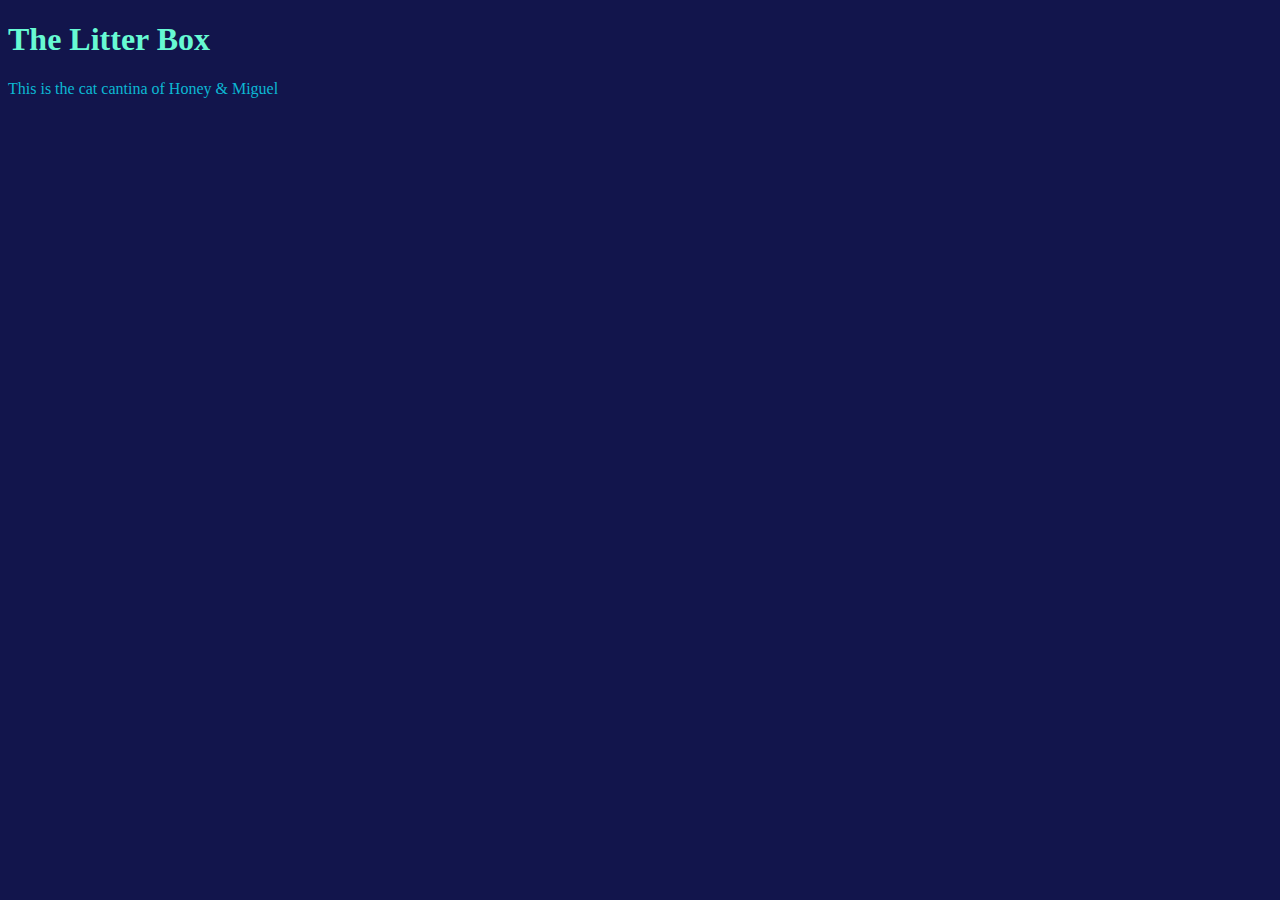
<file: unit_1/index.html>
<!DOCTYPE html>
<html>
<head>
	<title>The Litter Box</title>
	<link rel="stylesheet" type="text/css" href="css/style.css">
</head>
<body>
	<h1>The Litter Box</h1>
	<p>This is the cat cantina of Honey & Miguel</p>

</body>
</html>
</file>
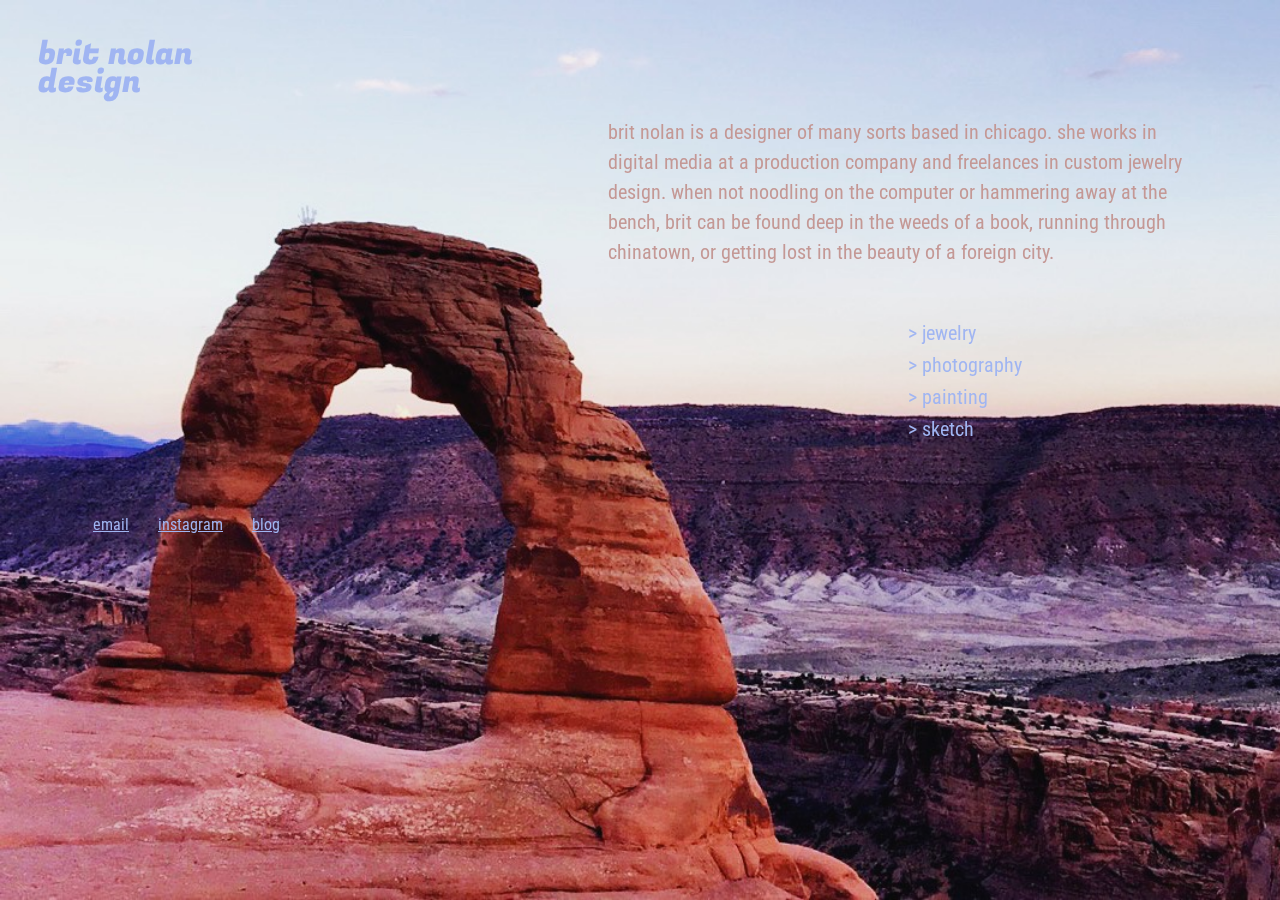
<file: unit_3/index.html>
<!DOCTYPE html>
<html>
	<head>
		<title>brit nolan design</title>

		<link rel="stylesheet" type="text/css" href="css/style.css">
	</head>

	<body>
		<img src="images/big_arch.jpg" id="bg" alt="Photo of the Big Arch in Utah" title="Big Arch">
		<header>
			<h1><a href="https://github.com/britnolan18/britnolan18.github.io/unit_4/index.html">brit nolan<br>
			design</a></h1>

			<nav></nav>
		</header>

		<main>
			<p>brit nolan is a designer of many sorts based in chicago. she works in digital media at a production company and freelances in custom jewelry design. when not noodling on the computer or hammering away at the bench, brit can be found deep in the weeds of a book, running through chinatown, or getting lost in the beauty of a foreign city.</p>
			<ul>
				<li><a href="#">&#62 jewelry</a></li>
				<li><a href="#">&#62 photography</a></li>
				<li><a href="#">&#62 painting</a></li>
				<li><a href="#">&#62 sketch</a></li>
			</ul>
		</main>

	<footer>
		<a href="mailto:britnolan18@gmail.com" id="email">email</a>
		<a href="#" id="instagram">instagram</a>
		<a href="#" id="blog">blog</a>
	</footer>
</body>
</html>
</file>
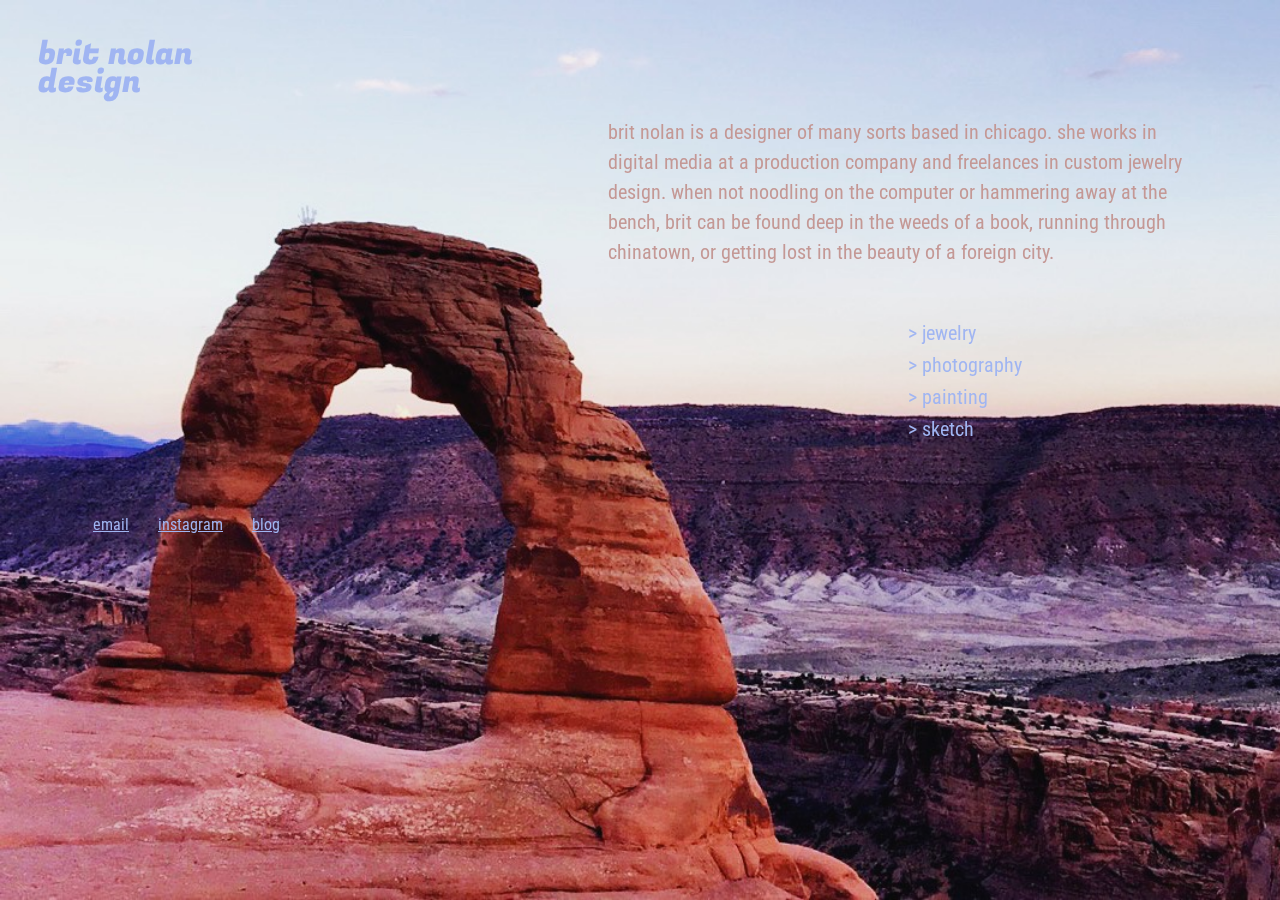
<file: unit_4/index.html>
<!DOCTYPE html>
<html>
	<head>
		<title>brit nolan design</title>

		<link rel="stylesheet" type="text/css" href="css/style.css">
	</head>

	<body>
		<img src="images/big_arch.jpg" id="bg" alt="Photo of the Big Arch in Utah" title="Big Arch">
		<header>
			<h1><a href="https://britnolan18.github.io/unit_4/index.html">brit nolan<br>
			design</a></h1>

			<nav></nav>
		</header>

		<main>
			<p>brit nolan is a designer of many sorts based in chicago. she works in digital media at a production company and freelances in custom jewelry design. when not noodling on the computer or hammering away at the bench, brit can be found deep in the weeds of a book, running through chinatown, or getting lost in the beauty of a foreign city.</p>
			<ul>
				<li><a href="#">&#62 jewelry</a></li>
				<li><a href="#">&#62 photography</a></li>
				<li><a href="#">&#62 painting</a></li>
				<li><a href="#">&#62 sketch</a></li>
			</ul>
		</main>

	<footer>
		<a href="mailto:britnolan18@gmail.com" id="email">email</a>
		<a href="#" id="instagram">instagram</a>
		<a href="#" id="blog">blog</a>
	</footer>
</body>
</html>
</file>
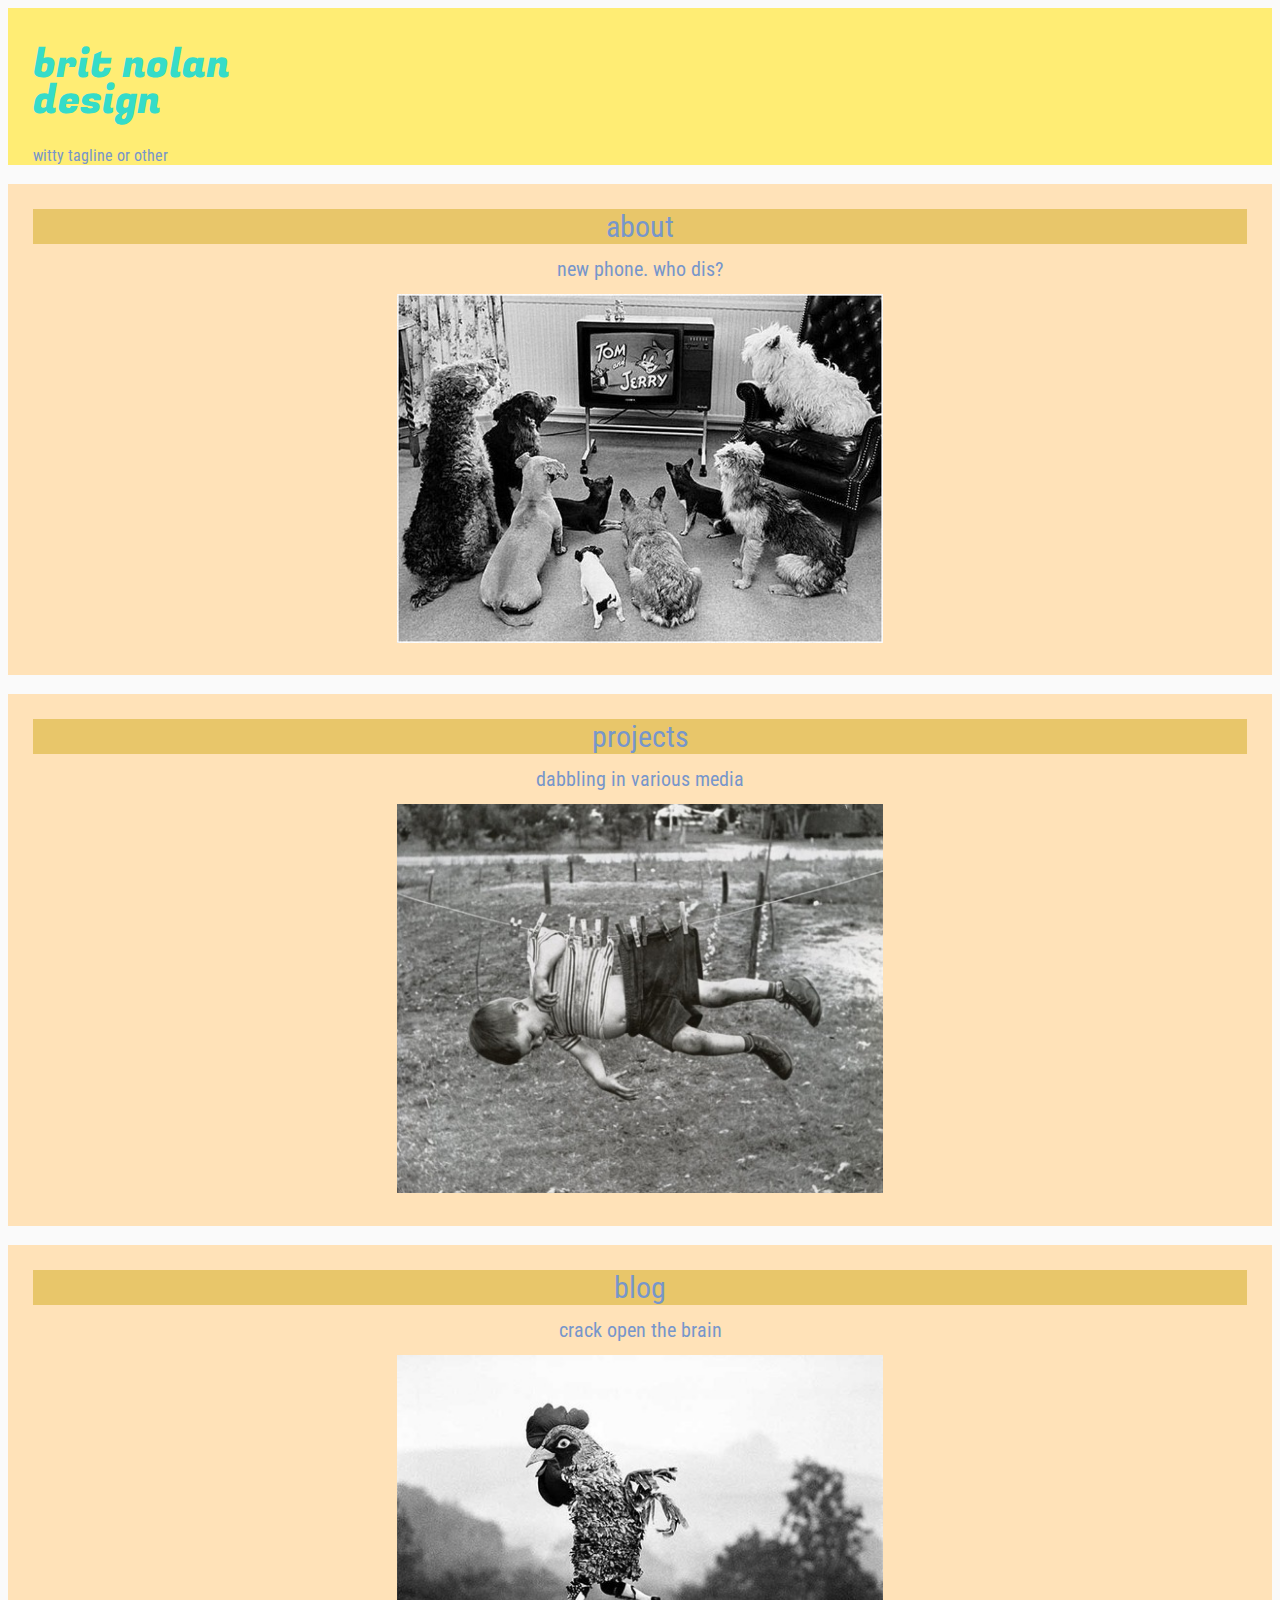
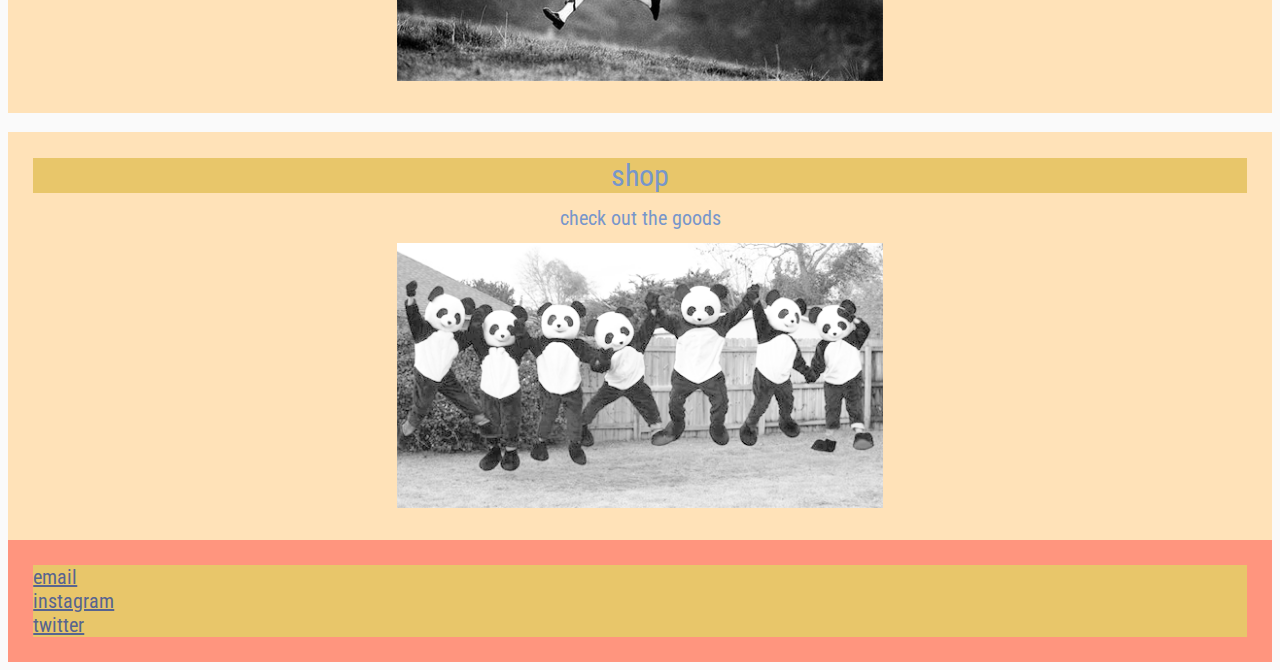
<file: unit_5/index.html>
<!DOCTYPE html>
<html>
	<head>
		<title>brit nolan design</title>

		<link rel="stylesheet" type="text/css" href="css/style.css">
	</head>

	<body>
		<header>
			<h1 id="logo">brit nolan<br>
			design</h1>

			<tagline>witty tagline or other</tagline>
		</header>
		<br>
		<section>
				<div id="about">
					<nav><a href="#">about</a></nav>
					<p>new phone. who dis?</p>
					<img src="images/dogs_watching_tv.jpg">

				</div>
				<br>
				<div id="projects">
					<nav><a href="#">projects</a></nav>
					<p>dabbling in various media</p>
					<img src="images/little_boy_hanging.jpg">
				</div>
				<br>
				<div id="blog">
					<nav><a href="#">blog</a></nav>
					<p>crack open the brain</p>
					<img src="images/rooster.jpg">
				</div>
				<br>
				<div id="shop">
					<nav><a href="#">shop</a></nav>
					<p>check out the goods</p>
					<img src="images/pandas.png">
				</div>
		</section>

		<footer>
			<nav><a href="mailto:britnolan18@gmail.com" id="email">email</a></nav>
			<nav><a href="#" id="instagram">instagram</a></nav>
			<nav><a href="#" id="twitter">twitter</a></nav>
		</footer>
</body>
</html>
</file>
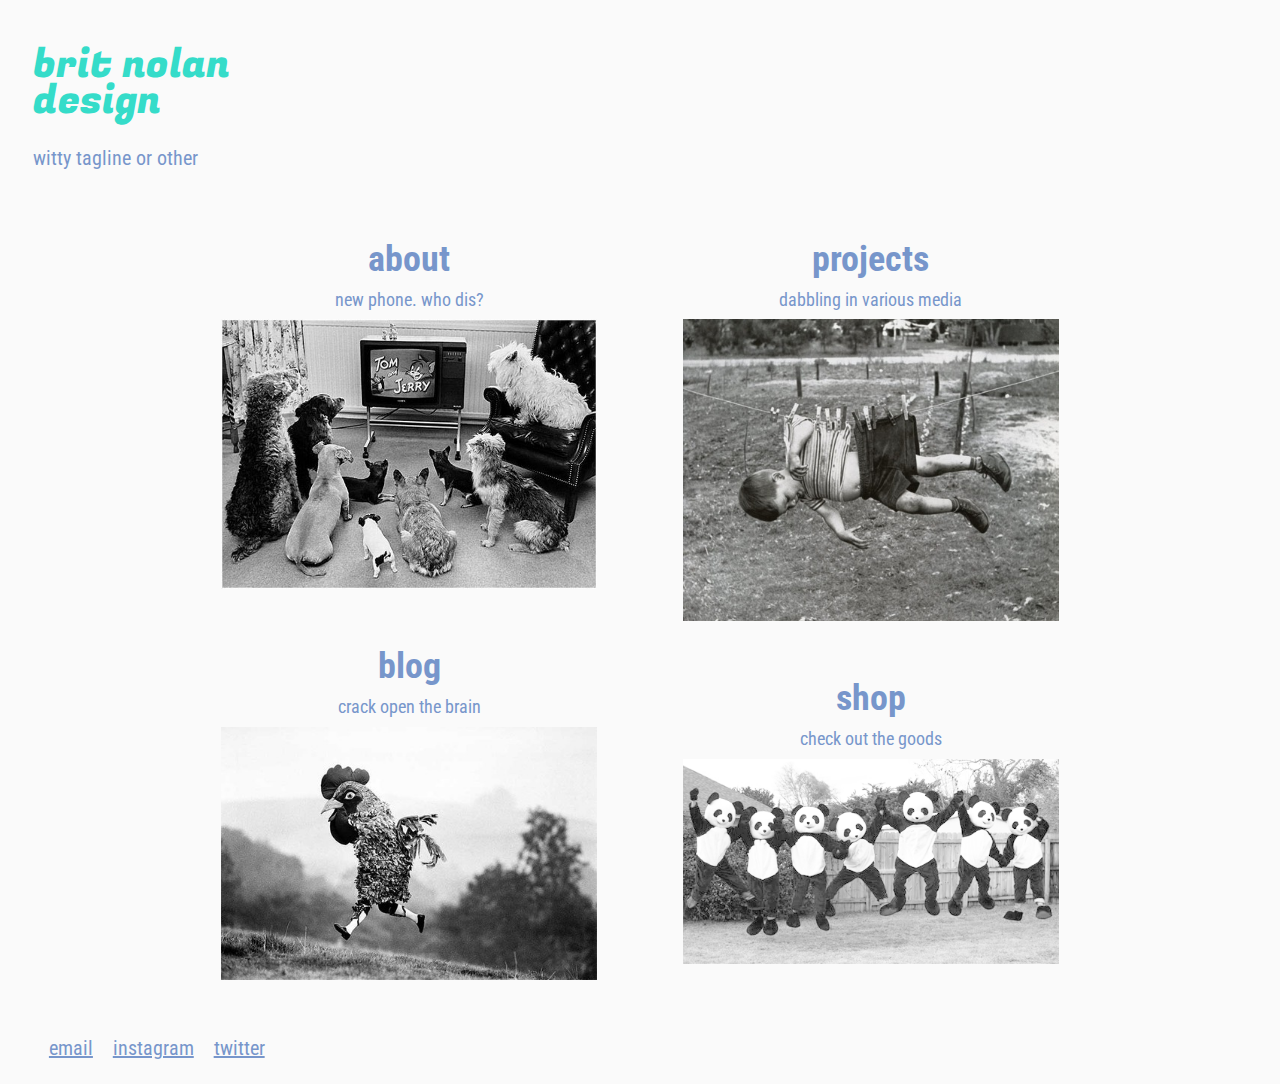
<file: unit_6/index.html>
<!DOCTYPE html>
<html>
	<head>
		<title>brit nolan design</title>

		<link rel="stylesheet" type="text/css" href="css/style.css">
	</head>

	<body>
		<header>
			<h1 id="logo">brit nolan<br>
			design</h1>

			<h3>witty tagline or other</h3>
		</header>

		<section id="two_column" class="clearfix">
				<div id="about">
					<a href="#">about</a>
					<p>new phone. who dis?</p>
					<img src="images/dogs_watching_tv.jpg">
				</div>
				<div id="projects">
					<a href="#">projects</a>
					<p>dabbling in various media</p>
					<img src="images/little_boy_hanging.jpg">
				</div>
				<div id="blog">
					<a href="#">blog</a>
					<p>crack open the brain</p>
					<img src="images/rooster.jpg">
				</div>
				<div id="shop">
					<a href="#">shop</a>
					<p>check out the goods</p>
					<img src="images/pandas.png">
				</div>
		</section>

		<footer>
			<nav>
				<a href="mailto:britnolan18@gmail.com" id="email">email</a>
				<a href="#" id="instagram">instagram</a>
				<a href="#" id="twitter">twitter</a>
			</nav>
		</footer>
</body>
</html>
</file>
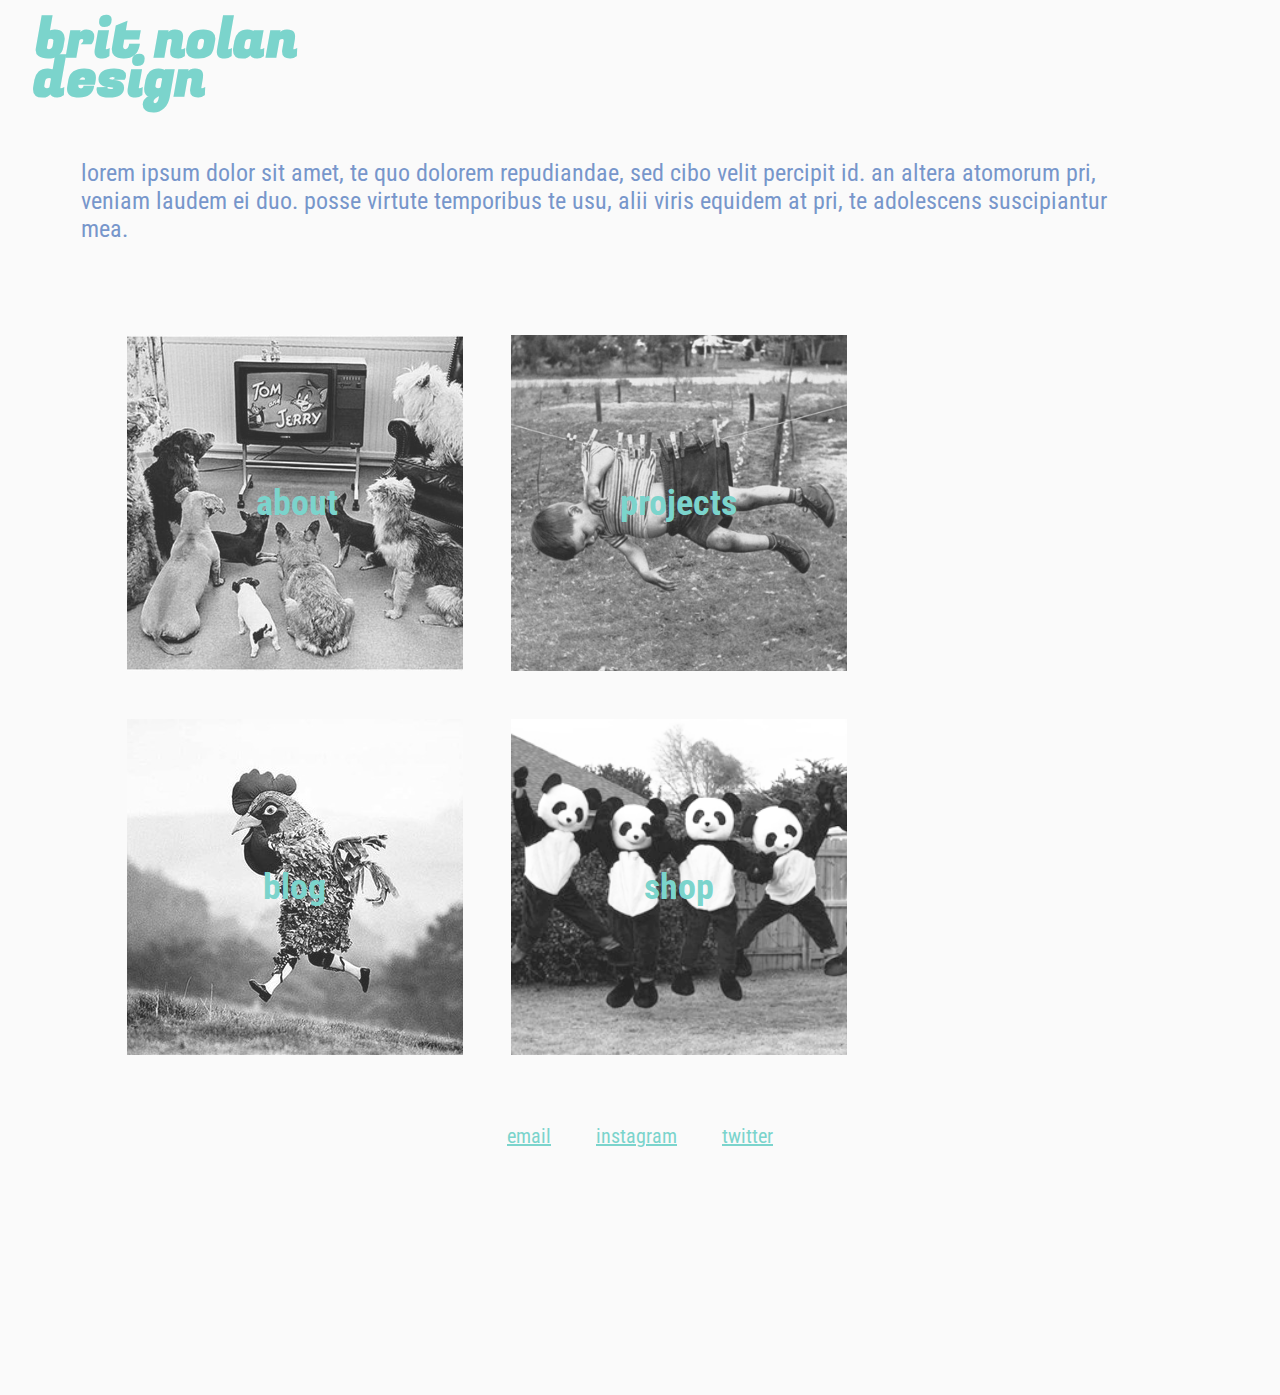
<file: unit_8/index.html>
<!DOCTYPE html>
<html>
	<head>
		<title>brit nolan design</title>

		<link rel="stylesheet" type="text/css" href="css/style.css">

		<meta name="viewport" content="width=device-width, initial-scale=1">
	</head>

	<body>
		<header>
			<div id="logo">
				<h1><a href="#">brit nolan<br>
				design</h1>
			</div>

			<h3>lorem ipsum dolor sit amet, te quo dolorem repudiandae, sed cibo velit percipit id. an altera atomorum pri, veniam laudem ei duo. posse virtute temporibus te usu, alii viris equidem at pri, te adolescens suscipiantur mea.</h3>
		</header>

		<section id="row1" class="clearfix">
				<div id="about">
					<a href="#">about</a>
				</div>
				<div id="projects">
					<a href="#">projects</a>
				</div>
		</section>
		<section id="row2" class="clearfix2">
				<div id="blog">
					<a href="#">blog</a>
				</div>
				<div id="shop">
					<a href="#">shop</a>
				</div>
		</section>

		<footer>
			<nav>
				<a href="mailto:britnolan18@gmail.com">email</a>
				<a href="#">instagram</a>
				<a href="#">twitter</a>
			</nav>
		</footer>
</body>
</html>
</file>
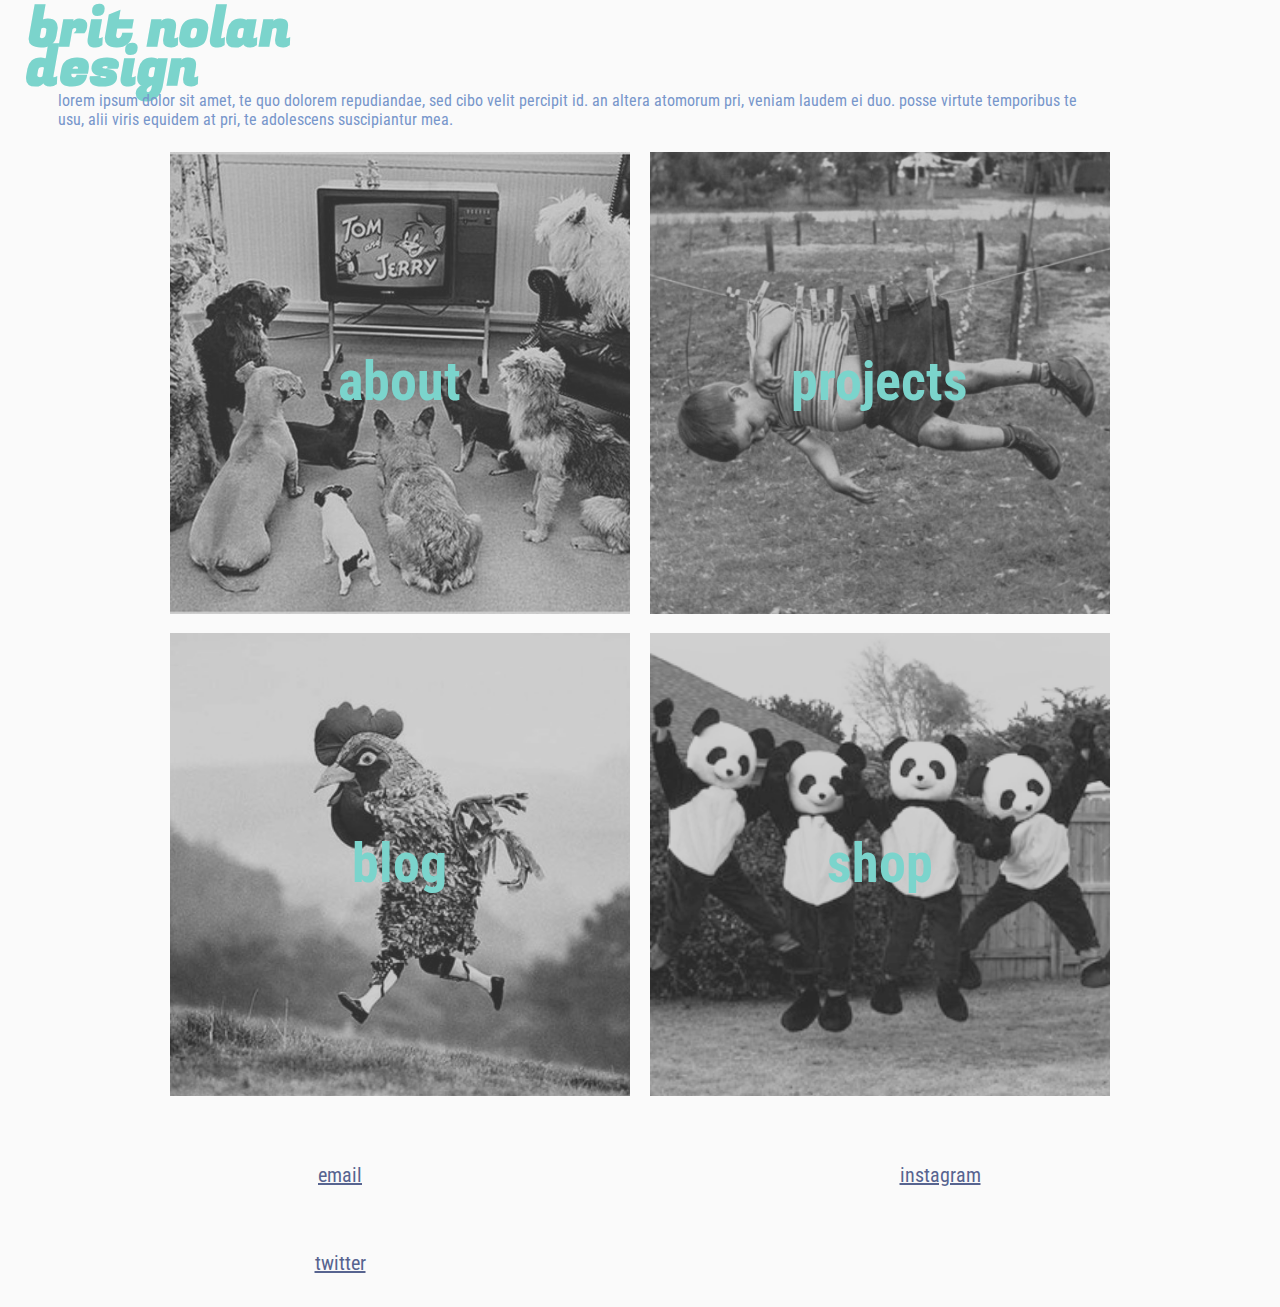
<file: unit_9/index.html>
<!DOCTYPE html>
<html>
	<head>
		<title>brit nolan design</title>

		<link rel="stylesheet" type="text/css" href="css/style.css">

		<meta name="viewport" content="width=device-width, initial-scale=1">
	</head>

	<body>
		<header>
			<div id="logo">
				<h1><a href="#">brit nolan<br>
					design</a></h1>
			</div>

			<h3>lorem ipsum dolor sit amet, te quo dolorem repudiandae, sed cibo velit percipit id. an altera atomorum pri, veniam laudem ei duo. posse virtute temporibus te usu, alii viris equidem at pri, te adolescens suscipiantur mea.</h3>
		</header>

		<nav class="clearfix">
				<a href="#" id="about">
					<p>about</p>
				</a>
				<a href="#" id="projects">
					<p>projects</p>
				</a>
				<a href="#" id="blog">
					<p>blog</p>
				</a>
				<a href="#" id="shop">
					<p>shop</p>
				</a>
		</nav>

		<footer>
			<nav>
				<a href="mailto:britnolan18@gmail.com">email</a>
				<a href="#">instagram</a>
				<a href="#">twitter</a>
			</nav>
		</footer>
</body>
</html>
</file>
<file: unit_1/css/style.css>
body {background-color: #12154C}

h1 {color: #67FAD3;}
p {color: #0CB8D3;}
</file>
<file: unit_3/css/style.css>
@import url('https://fonts.googleapis.com/css?family=Fugaz+One|Roboto+Condensed:300,400,700');

html{
	font-family: 'Roboto Condensed', Arial, sans-serif;
}

body{
	color: #C49895;
}

h1{
	font-family: 'Fugaz One', 'Arial', sans-serif;
	font-style: normal;
	font-weight: 200;
	line-height: 85%;
	padding-top: 20px;
	padding-left: 30px;
}

p{
	font-size: 20px;		/*20px = 1em*/
	line-height: 150%;
	padding-left: 600px;
	padding-right: 90px;
}

ul{
	color: #a0b5f2;
	font-size: 20px;
	line-height: 160%;
	list-style-type: none;
	padding-left: 900px;
	padding-right: 10px;
	padding-top: 30px;
}

a{
	color: #a0b5f2;
	text-decoration: none;
}

/* unvisited link */
a:link {
	color: #a0b5f2;
}

/* visited link */
a:visited {
	color: #74A7FF;
}

/* mouse over link */
a:hover {
	color: #7BD4CC;
}

/* selected link */
a:active {
	color: #74A7FF;
}

footer{
	font-size: 1em;
	padding-left: 85px;
	padding-top: 50px;
}

#bg {
	position: fixed; 
	top: 0; 
	left: 0; 
	/* Preserve aspect ratio */
	min-width: 100%;
	min-height: 100%;
	z-index: -1;
}

#email{
	color: #a0b5f2;
	padding-right: 25px;
	text-decoration: underline;
}

#instagram{
	color: #a0b5f2;
	padding-right: 25px;
	text-decoration: underline;
}

#blog{
	color: #a0b5f2;
	text-decoration: underline;
}
</file>
<file: unit_4/css/style.css>
@import url('https://fonts.googleapis.com/css?family=Fugaz+One|Roboto+Condensed:300,400,700');

html{
	font-family: 'Roboto Condensed', Arial, sans-serif;
}

body{
	color: #C49895;
}

h1{
	font-family: 'Fugaz One', 'Arial', sans-serif;
	font-style: normal;
	font-weight: 200;
	line-height: 85%;
	padding-top: 20px;
	padding-left: 30px;
}

p{
	font-size: 20px;		/*20px = 1em*/
	line-height: 150%;
	padding-left: 600px;
	padding-right: 90px;
}

ul{
	color: #a0b5f2;
	font-size: 20px;
	line-height: 160%;
	list-style-type: none;
	padding-left: 900px;
	padding-right: 10px;
	padding-top: 30px;
}

a{
	color: #a0b5f2;
	text-decoration: none;
}

/* unvisited link */
a:link {
	color: #a0b5f2;
}

/* visited link */
a:visited {
	color: #74A7FF;
}

/* mouse over link */
a:hover {
	color: #7BD4CC;
}

/* selected link */
a:active {
	color: #74A7FF;
}

footer{
	font-size: 1em;
	padding-left: 85px;
	padding-top: 50px;
}

#bg {
	position: fixed; 
	top: 0; 
	left: 0; 
	/* Preserve aspect ratio */
	min-width: 100%;
	min-height: 100%;
	z-index: -1;
}

#email{
	color: #a0b5f2;
	padding-right: 25px;
	text-decoration: underline;
}

#instagram{
	color: #a0b5f2;
	padding-right: 25px;
	text-decoration: underline;
}

#blog{
	color: #a0b5f2;
	text-decoration: underline;
}
</file>
<file: unit_5/css/style.css>
@import url('https://fonts.googleapis.com/css?family=Fugaz+One|Roboto+Condensed:300,400,700');


body{
	color: #7796CB;
	background: #FAFAFA;
	font-family: 'Roboto Condensed', Arial, sans-serif;
}

header{
	background-color: #FFED74;
	padding-top: 1%;
	padding-left: 2%;
}

h1{
	color: #35EDC9;
	font-family: 'Fugaz One', 'Arial', sans-serif;
	font-size: 40px;
	font-style: normal;
	font-weight: 200;
	line-height: 90%;
}

div{
	background-color: #FFE2B8;
}

img{
	height: 30%;
	width:40%;
}

p{
	font-size: 20px;	/*20px = 1em*/
	line-height: 50%;		
}

a{
	color: #7796CB;
	text-decoration: none;
}

/* unvisited link */
a:link {
	color: #7796CB;
}

/* visited link */
a:visited {
	color: #74A7FF;
}

/* mouse over link */
a:hover {
	color: #7BD4CC;
}

/* selected link */
a:active {
	color: #74A7FF;
}

footer{
	background-color: #FF957E;
	font-size: 1.25em;
	padding: 2%;
}

nav{
	background-color: #E8C66A;
}

#logo{
	color: #35DCC9;
}

#about{
    font-size: 30px;
    margin: auto;
    padding: 2%;
    text-align: center;
	text-decoration: none;
}

#projects{
	font-size: 30px;
	margin: auto;
	padding: 2%;
	text-align: center;
	text-decoration: none;
}

#blog{
	font-size: 30px;
	margin: auto;
	padding: 2%;
	text-align: center;
	text-decoration: none;
}

#shop{
	font-size: 30px;
	margin: auto;
	padding: 2%;
	text-align: center;
	text-decoration: none;
}

#email{
	color: #576490;
	text-decoration: underline;
}

#instagram{
	color: #576490;
	text-decoration: underline;
}

#twitter{
	color: #576490;
	text-decoration: underline;
}
</file>
<file: unit_6/css/style.css>
@import url('https://fonts.googleapis.com/css?family=Fugaz+One|Roboto+Condensed:300,400,700');


body{
	color: #7796CB;
	background: #FAFAFA;
	font-family: 'Roboto Condensed', Arial, sans-serif;
}

header{
	padding: 1% 2%;
}

h1{
	color: #35EDC9;
	font-family: 'Fugaz One', 'Arial', sans-serif;
	font-size: 2.5em; /*16px = 1em*/
	font-style: normal;
	font-weight: 200;
	line-height: 90%;
}

h3{
	font-size: 1.25em;
	font-weight: normal;
}

img{
	width: 100%;
}

p{
	font-size: .75em;
	line-height: 20%;		
}

a{
	color: #7796CB;
	text-decoration: none;
	font-size: 1.5em;
	font-weight: bold;
	padding: 2px;
}

/* unvisited link */
a:link {
	color: #7796CB;
}

/* visited link */
a:visited {
	color: #74A7FF;
}

/* mouse over link */
a:hover {
	color: #7BD4CC;
}

/* selected link */
a:active {
	color: #74A7FF;
}

footer{
	font-size: 1.25em;
	padding: 1% 3%;
}

nav a{
	display: inline-block;
	font-size: 1em;
	font-weight: normal;
	color: #576490;
	text-decoration: underline;
	padding: 3px 1% 3px 3px;
}

.clearfix:after {
    visibility: hidden;
    display: block;
    font-size: 0;
    content: " ";
    clear: both;
    height: 0;
}

#logo{
	color: #35DCC9;
}

#two_column {
    padding: 5px;
}

#about{
    font-size: 1.5em;
    margin: 10px 5px 5px 15%;
    text-align: center;
	text-decoration: none;
    padding: 20px;
    float: left;
    width: 30%;
}

#projects{
	font-size: 1.5em;
	margin: 10px 15% 5px 5px;
	text-align: center;
	text-decoration: none;
    padding: 20px;
    float: right;   
    width: 30%;
}

#blog{
	font-size: 1.5em;
	margin: 5px 5px 10px 15%;
	text-align: center;
	text-decoration: none;
    padding: 20px;
    float: left;
    width: 30%;
}

#shop{
	font-size: 1.5em;
	margin: 5px 15% 10px 5px;
	text-align: center;
	text-decoration: none;
    padding: 20px;
    float: right;   
    width: 30%;
}
</file>
<file: unit_8/css/style.css>
@import url('https://fonts.googleapis.com/css?family=Fugaz+One|Roboto+Condensed:300,400,700');


body{
	color: #7796CB; 
	background: #FAFAFA;
	font-family: 'Roboto Condensed', Arial, sans-serif;
	font-size: 16px; /*16px = 1 em*/
}

header{
	margin: 1% 2%;
}

h1{
	color: #35EDC9;
	font-family: 'Fugaz One', 'Arial', sans-serif;
	font-size: 2.25em;
	font-style: normal;
	font-weight: 200;
	line-height: 95%;
	margin-bottom: 0;
}

h3{
	color: #7796CB; 	/* why is this showing as a link? */
	font-size: 1em;
	font-weight: normal;
	margin: 0 2em;
	width: 85%;
}

p{
	font-size: .75em;
	line-height: 20%;		
}

a{
	color: #7BD4CC;
	text-decoration: none;
	font-size: 1.5em;
	font-weight: bold;
	padding: 2px;
}

/* unvisited link */
a:link {
	color: #7BD4CC;
}

/* visited link */
a:visited {
	color: #74A7FF;
}

/* mouse over link */
a:hover {
	color: #7796CB;
}

/* selected link */
a:active {
	color: #74A7FF;
}

footer{
	font-size: 1.25em;
	padding: 2% 0;
	text-align: center;
}

nav a{
	display: inline-block;
	font-size: 1em;
	font-weight: normal;
	color: #576490;
	text-decoration: underline;
	padding: 1em;
}

nav a:hover { 
	color: #7796CB; /* does not seem to be functioning properly */
}

.clearfix:after {
    visibility: hidden;
    display: block;
    font-size: 0;
    content: " ";
    clear: both;
    height: 0;
}

.clearfix2:after {
    visibility: hidden;
    display: block;
    font-size: 0;
    content: " ";
    clear: both;
    height: 0;
}

#logo{
	color: #35DCC9;
}

#row1 {
    margin: 0 auto;
    position: relative;
    height: auto;
    max-width: 85%;
    vertical-align: center;
}
								/* how to center #row1 & #row2? */
#row2 {
    margin: 0 auto;
    position: relative;
    height: auto;
    max-width: 85%;
    vertical-align: center;
}

#about{
    font-size: 1.5em;
    text-align: center;
	text-decoration: none;
    margin: 1em;
    float: left;
    line-height: 12em;
    width: 30%;
    min-width: 12em;
    max-width: 12em;
    height: 12em;
    background-image: url('../images/dogs_watching_tv.png');
    background-size: cover;
    background-repeat: no-repeat;
    vertical-align: center;
}

#projects{
	font-size: 1.5em;
	text-align: center;
	text-decoration: none;
    margin: 1em;
    float: left;
    line-height: 12em;   
    width: 30%;
    min-width: 12em;
    max-width: 12em;
    height: 12em;
    background-image: url('../images/little_boy_hanging.png');
    background-size: cover;
    background-repeat: no-repeat;
    vertical-align: center;
}

#blog{
	font-size: 1.5em;
	text-align: center;
	text-decoration: none;
    margin: 1em;
    float: left;
    line-height: 12em;
    width: 30%;
    min-width: 12em;
    max-width: 12em;
    height: 12em;
    background-image: url('../images/rooster.png');
    background-size: cover;
    background-repeat: no-repeat;
    vertical-align: center;
}

#shop{
	font-size: 1.5em;
	text-align: center;
	text-decoration: none;
    margin: 1em;
    float: left;
    line-height: 12em;   
    width: 30%;
    min-width: 12em;
    max-width: 12em;
    height: 12em;
    background-image: url('../images/pandas.png');
    background-size: cover;
    background-repeat: no-repeat;
    vertical-align: center;
}

#about:after {
	content: "";
	display: block;
	padding-bottom: 100%;
}

#projects:after {
	content: "";
	display: block;
	padding-bottom: 100%;
}

#blog:after {
	content: "";
	display: block;
	padding-bottom: 100%;
}

#shop:after {
	content: "";
	display: block;
	padding-bottom: 100%;
}

@media only screen and (max-width: 480px) {
	body{
		font-size: .75em;
	}
	#row1{
		float: none;
		width: auto;
	}
	#row2{
		float: none;
		width: auto;
	}
	#about{
		line-height: 6em;   
	    width: 80%;
	    min-width: 12em;
	    max-width: 12em;
	    height: 6em; 
	}
	#projects{
		line-height: 6em;   
	    width: 80%;
	    min-width: 12em;
	    max-width: 12em;
	    height: 6em; 
	}
	#blog{
		line-height: 6em;   
	    width: 80%;
	    min-width: 12em;
	    max-width: 12em;
	    height: 6em; 
	}
	#shop{
		line-height: 6em;   
	    width: 80%;
	    min-width: 12em;
	    max-width: 12em;
	    height: 6em; 
	}
}

@media only screen and (min-width : 1224px) {
	#about{
		line-height: 14em;   
	    width: 80%;
	    min-width: 14em;
	    max-width: 14em;
	    height: 14em; 
	}
	#projects{
		line-height: 14em;   
	    width: 80%;
	    min-width: 14em;
	    max-width: 14em;
	    height: 14em; 
	}
	#blog{
		line-height: 14em;   
	    width: 80%;
	    min-width: 14em;
	    max-width: 14em;
	    height: 14em; 
	}
	#shop{
		line-height: 14em;   
	    width: 80%;
	    min-width: 14em;
	    max-width: 14em;
	    height: 14em; 
	}
}
</file>
<file: unit_9/css/style.css>
@import url('https://fonts.googleapis.com/css?family=Fugaz+One|Roboto+Condensed:300,400,700');
* {margin:0;padding:0; box-sizing:border-box;}

body{
	color: #7796CB; 
	background: #FAFAFA;
	font-family: 'Roboto Condensed', Arial, sans-serif;
	font-size: 16px; /*16px = 1 em*/
}

header{
	margin: 1% 2%;
}
nav {
    max-width: 60em;
    margin: auto;
}

nav p {
    padding: 49% 0;
    background: rgba(58, 58, 58, 0.24);
}

nav a:hover p {
    background: purple;
}
h1{
	color: #35EDC9;
	font-family: 'Fugaz One', 'Arial', sans-serif;
	font-size: 2.25em;
	font-style: normal;
	font-weight: 200;
	line-height: 95%;
	margin-bottom: 0;
}

h3{
	color: #7796CB; 	/* why is this showing as a link? */
	font-size: 1em;
	font-weight: normal;
	margin: 0 2em;
	width: 85%;
}

p{
	font-size: .75em;
	line-height: 20%;		
}

a{
	color: #7BD4CC;
	text-decoration: none;
	font-size: 1.5em;
	font-weight: bold;
	padding: 2px;
}
/* visited link */
a:visited {
	color: #7BD4cc;
}

/* mouse over link */
a:hover {
	color: #7796CB;
}

/* selected link */
a:active {
	color: #74A7FF;
}

footer{
	font-size: 1.25em;
	padding: 2% 0;
	text-align: center;
}

footer nav a{
	display: inline-block;
	font-size: 1em;
	font-weight: normal;
	color: #576490;
	text-decoration: underline;
	padding: 1em;
}

footer nav a:hover { 
	color: #7796CB; /* does not seem to be functioning properly */
}

.clearfix:after {
    visibility: hidden;
    display: block;
    font-size: 0;
    content: " ";
    clear: both;
    height: 0;
}

#logo{
	color: #35DCC9;
}

#row1 {
    margin: 0 auto;
    position: relative;
    height: auto;
    max-width: 75em;
}
								/* how to center #row1 & #row2? */
#row2 {
    margin: 0 auto;
    position: relative;
    height: auto;
    max-width: 85%;
    vertical-align: center;
}
nav a {
	font-size: 4.5em;
	text-align: center;
	text-decoration: none;
	float: left;
	width: 48%;
	margin: 1%;
	padding: 0;
}
#about{
    background-image: url('../images/dogs_watching_tv.png');
    background-size: cover;
    background-repeat: no-repeat;
}

#projects{
    background-image: url('../images/little_boy_hanging.png');
    background-size: cover;
    background-repeat: no-repeat;
}

#blog{
    background-image: url('../images/rooster.png');
    background-size: cover;
    background-repeat: no-repeat;
}

#shop{
    background-image: url('../images/pandas.png');
    background-size: cover;
    background-repeat: no-repeat;
}


@media only screen and (max-width : 1224px) {
	nav a {
		line-height: 14em;   
	    width: 80%;
	    min-width: 14em;
	    max-width: 14em;
	    height: 14em; 
	}
}
@media only screen and (max-width: 480px) {
	body{
		font-size: .75em;
	}
	#row1{
		float: none;
		width: auto;
	}
	#row2{
		float: none;
		width: auto;
	}
	#about{
		line-height: 6em;   
	    width: 80%;
	    min-width: 12em;
	    max-width: 12em;
	    height: 6em; 
	}
	#projects{
		line-height: 6em;   
	    width: 80%;
	    min-width: 12em;
	    max-width: 12em;
	    height: 6em; 
	}
	#blog{
		line-height: 6em;   
	    width: 80%;
	    min-width: 12em;
	    max-width: 12em;
	    height: 6em; 
	}
	#shop{
		line-height: 6em;   
	    width: 80%;
	    min-width: 12em;
	    max-width: 12em;
	    height: 6em; 
	}
}
</file>
